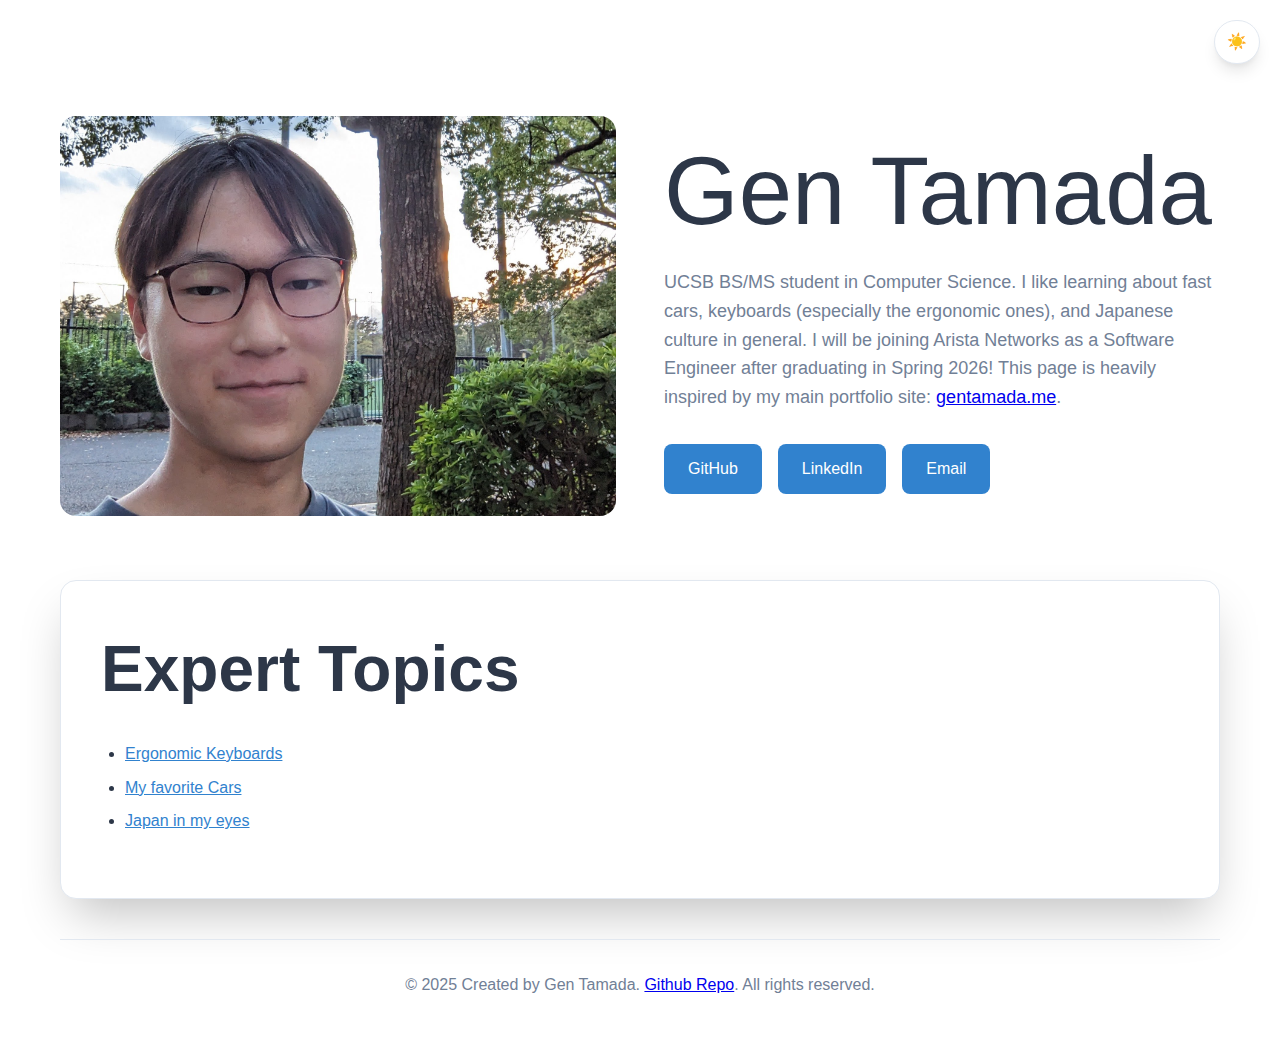
<file: index.html>
<!DOCTYPE html>
<html lang="en">
<head>
  <meta charset="UTF-8">
  <meta name="viewport" content="width=device-width, initial-scale=1.0">
  <title>Gen Tamada - Portfolio</title>
  <link rel="stylesheet" href="style.css">
</head>
<body>
  <label class="theme-switch-wrapper">
    <input type="checkbox" id="theme-switch">
    <span class="theme-switch-label">
      <span class="sun-icon">☀️</span>
      <span class="moon-icon">🌙</span>
    </span>
  </label>

  <div class="container">
    <section class="hero-section">
      <div class="photo-container">
        <img src="image.jpg" alt="gen-tamada" class="profile-photo">
      </div>
      <div class="intro-content">
        <h1 class="main-heading">Gen Tamada</h1>
        <p class="bio-text">
          UCSB BS/MS student in Computer Science. I like learning about fast cars, keyboards (especially the ergonomic ones), and Japanese culture in general.
          I will be joining Arista Networks as a Software Engineer after graduating in Spring 2026!
          This page is heavily inspired by my main portfolio site: <a href="https://gentamada.me" target="_blank">gentamada.me</a>.
        </p>
        <div class="social-links">
          <a href="https://github.com/Ononymous" target="_blank" class="social-btn">GitHub</a>
          <a href="https://www.linkedin.com/in/gen-tamada/" target="_blank" class="social-btn">LinkedIn</a>
          <a href="mailto:gtamada@ucsb.edu" class="social-btn">Email</a>
        </div>
      </div>
    </section>

    <div id="expert-topics" class="content-card">
      <h2 class="section-heading">Expert Topics</h2>
      <ul class="topics-list">
        <li><a href="./interest/ergo.html" class="interest-link">Ergonomic Keyboards</a></li>
        <li><a href="./interest/cars.html" class="interest-link">My favorite Cars</a></li>
        <li><a href="./interest/japan.html" class="interest-link">Japan in my eyes</a></li>
      </ul>
    </div>

    <footer class="footer">
      <p>© 2025 Created by Gen Tamada. <a href="https://github.com/Ononymous/Ononymous.github.io" target="_blank">Github Repo</a>. All rights reserved.</p>
    </footer>
  </div>
</body>
</html>
</file>
<file: style.css>
:root {
  --bg-color: #ffffff;
  --text-color: #2d3748;
  --card-bg: #ffffff;
  --border-color: #e2e8f0;
  --accent-color: #3182ce;
  --gray-50: #f7fafc;
  --gray-100: #edf2f7;
  --gray-200: #e2e8f0;
  --gray-500: #718096;
  --gray-700: #2d3748;
  --gray-900: #1a202c;
  --shadow: 0 10px 15px -3px rgba(0, 0, 0, 0.1), 0 4px 6px -2px rgba(0, 0, 0, 0.05);
  --dark-shadow: 0 25px 50px -12px rgba(0, 0, 0, 0.25);
}

body:has(#theme-switch:checked) {
  --bg-color: #1a202c;
  --text-color: #e2e8f0;
  --card-bg: #2d3748;
  --border-color: #4a5568;
  --gray-50: #2d3748;
  --gray-100: #4a5568;
  --gray-200: #718096;
  --gray-500: #a0aec0;
  --gray-700: #e2e8f0;
  --gray-900: #f7fafc;
}

* {
  margin: 0;
  padding: 0;
  box-sizing: border-box;
}

body {
  font-family: -apple-system, BlinkMacSystemFont, "Segoe UI", Helvetica, Arial, sans-serif;
  background-color: var(--bg-color);
  color: var(--text-color);
  line-height: 1.6;
  transition: background-color 0.3s ease, color 0.3s ease;
}

#theme-switch {
  display: none;
}

.theme-switch-wrapper {
  position: fixed;
  top: 20px;
  right: 20px;
  z-index: 1000;
}

.theme-switch-label {
  display: flex;
  align-items: center;
  background: var(--card-bg);
  border: 1px solid var(--border-color);
  border-radius: 50px;
  padding: 8px 12px;
  cursor: pointer;
  box-shadow: var(--shadow);
  transition: all 0.3s ease;
}

.theme-switch-label:hover {
  box-shadow: var(--dark-shadow);
}

.sun-icon,
.moon-icon {
  font-size: 16px;
  transition: opacity 0.3s ease;
}

.moon-icon {
  opacity: 0;
  position: absolute;
}

#theme-switch:checked + .theme-switch-label .sun-icon {
  opacity: 0;
  position: absolute;
}

#theme-switch:checked + .theme-switch-label .moon-icon {
  opacity: 1;
  position: static;
}

.container {
  max-width: 1200px;
  margin: 0 auto;
  padding: 20px;
}

.table-images,
.table-smaller-images {
  max-width: 100%;
  height: auto;
  margin-top: 10px;
  border-radius: 8px;
}

.table-smaller-images {
  max-width: 300px;
}

.return-link {
  text-align: center;
  margin-top: 40px;
}

.hero-section {
  display: flex;
  align-items: center;
  gap: 48px;
  padding: 96px 0 64px 0;
  flex-direction: column;
}

@media (min-width: 768px) {
  .hero-section {
    flex-direction: row;
  }
}

.photo-container {
  flex: 1;
  position: relative;
  height: 280px;
  width: 100%;
  overflow: hidden;
  border-radius: 16px;
}

@media (min-width: 1200px) {
  .photo-container {
    height: 400px;
  }
}

.profile-photo {
  width: 100%;
  height: 100%;
  object-fit: cover;
  object-position: center;
}

.intro-content {
  flex: 1;
}

.main-heading {
  font-size: 2rem;
  font-weight: 500;
  line-height: 1.1;
  margin-bottom: 24px;
}

@media (min-width: 768px) {
  .main-heading {
    font-size: 4rem;
  }
}

@media (min-width: 1024px) {
  .main-heading {
    font-size: 6rem;
  }
}

.bio-text {
  font-size: 1.125rem;
  margin-bottom: 32px;
  color: var(--gray-500);
}

.social-links {
  display: flex;
  gap: 16px;
  flex-wrap: wrap;
}

.social-btn {
  background: var(--accent-color);
  color: white;
  padding: 12px 24px;
  border-radius: 8px;
  text-decoration: none;
  font-weight: 500;
  transition: all 0.2s ease;
  display: inline-flex;
  align-items: center;
  gap: 8px;
}

.social-btn:hover {
  background: #2c5282;
  transform: translateY(-2px);
}

.content-card {
  background: var(--card-bg);
  border-radius: 16px;
  padding: 40px;
  margin-bottom: 40px;
  box-shadow: var(--dark-shadow);
  border: 1px solid var(--border-color);
}

@media (max-width: 768px) {
  .content-card {
    padding: 28px;
  }
}

@media (max-width: 480px) {
  .content-card {
    padding: 16px;
  }
}

.section-heading {
  font-size: 2rem;
  font-weight: 600;
  margin-bottom: 24px;
  line-height: 1.5;
}

@media (min-width: 640px) {
  .section-heading {
    font-size: 3rem;
  }
}

@media (min-width: 1024px) {
  .section-heading {
    font-size: 4rem;
  }
}

.topics-list {
  list-style: disc;
  padding-left: 24px;
  margin-bottom: 24px;
}

.topics-list li {
  margin-bottom: 8px;
}

.interest-link {
  color: var(--accent-color);
  text-decoration: underline;
  font-weight: 500;
}

.interest-link:hover {
  color: #2c5282;
}

.footer {
  text-align: center;
  padding: 32px 0;
  color: var(--gray-500);
  border-top: 1px solid var(--border-color);
  margin-top: 40px;
}

/* Spacer utility */
.spacer {
  min-height: 50px;
}

.center {
  align-items: center;
  justify-content: center;
}

table {
  width: 100%;
  border-collapse: collapse;
  margin-top: 24px;
  background: var(--card-bg);
  border-radius: 8px;
  overflow: hidden;
  box-shadow: var(--shadow);
}

th, td {
  padding: 16px;
  text-align: left;
  border-bottom: 1px solid var(--border-color);
}

th {
  background: var(--gray-50);
  font-weight: 600;
  font-size: 1.125rem;
}

tr:hover {
  background: var(--gray-50);
}

tr:last-child td {
  border-bottom: none;
}
</file>
